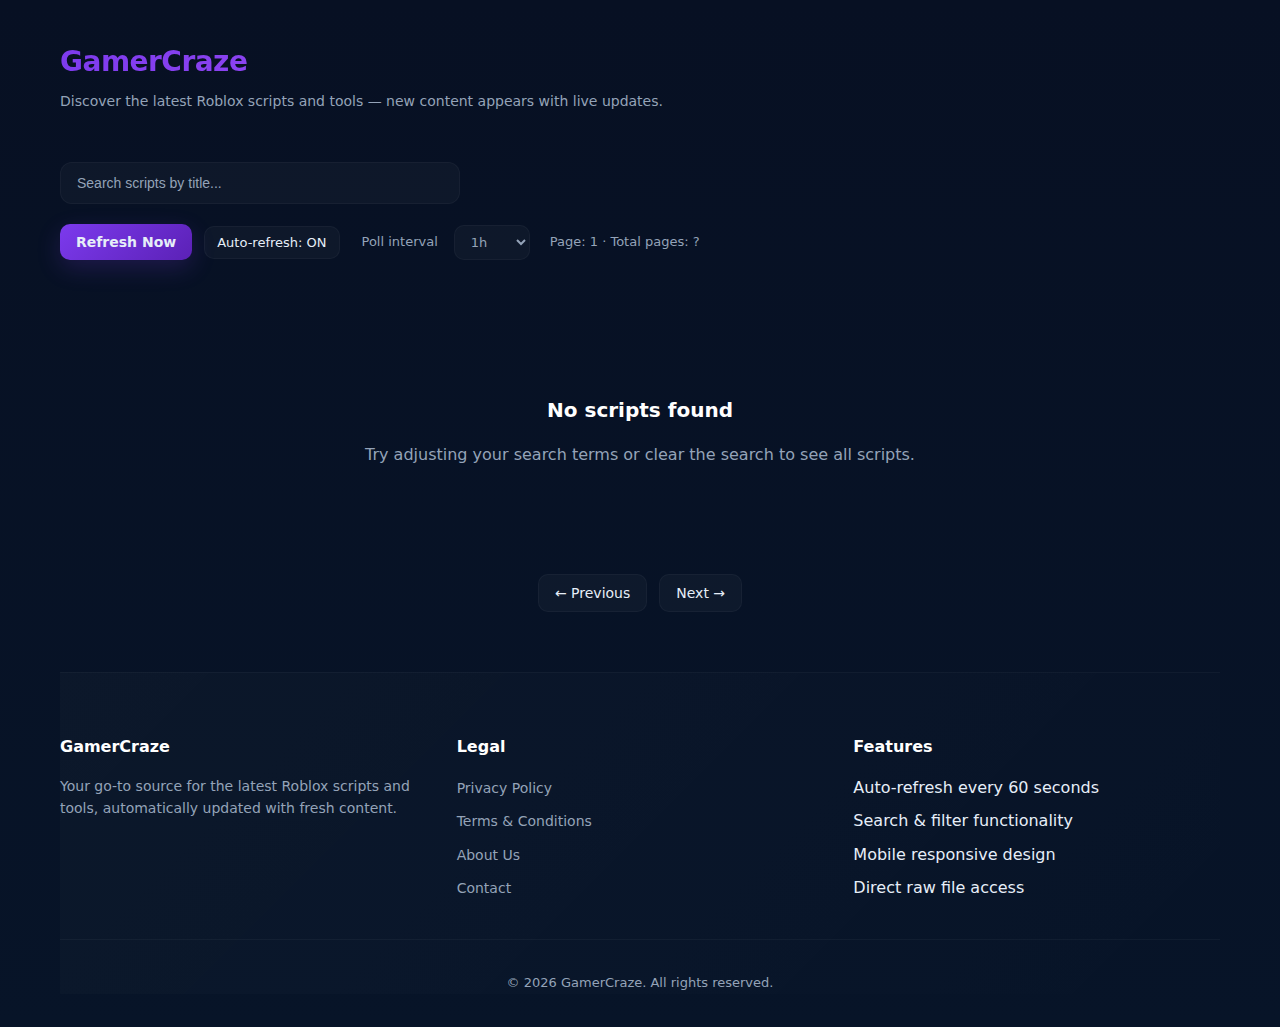
<file: index.html>
<!DOCTYPE html>
<html lang="en">
<head>
    <meta charset="UTF-8">
    <meta name="viewport" content="width=device-width, initial-scale=1.0">
    <title>GamerCraze - Latest Roblox Scripts & Tools</title>
    <meta name="description" content="Discover the latest Roblox scripts and tools. Browse, search, and download scripts with live updates every 60 seconds.">
    <meta name="keywords" content="roblox scripts, gamercraze, roblox tools, lua scripts, gaming scripts">
    <meta name="author" content="GamerCraze">
    <meta property="og:title" content="GamerCraze - Latest Roblox Scripts">
    <meta property="og:description" content="Discover the latest Roblox scripts and tools with live updates.">
    <meta property="og:type" content="website">
    <link rel="canonical" href="https://gamercraze.site/">
    <link rel="stylesheet" href="style.css">
</head>
<body>
    <!-- AdSense Top Banner - Hidden until ads are configured -->
    <!-- <div class="ad-banner ad-top">
        <div class="ad-placeholder">AdSense Banner - 728x90</div>
    </div> -->

    <main class="app" role="main">
        <header>
            <div>
                <h1>GamerCraze</h1>
                <p>Discover the latest Roblox scripts and tools — new content appears with live updates.</p>
            </div>
            <div class="header-right">
                <div class="badge" id="newCountBadge" style="display:none">0 new</div>
            </div>
        </header>

        <div class="search-section">
            <div class="search-container">
                <input type="text" id="searchInput" placeholder="Search scripts by title..." class="search-input">
                <button id="clearSearch" class="btn small" style="display:none">Clear</button>
            </div>
        </div>

        <div class="controls">
            <button class="btn primary" id="refreshBtn">
                <span class="btn-text">Refresh Now</span>
                <span class="loading-spinner" style="display:none"></span>
            </button>
            <button class="btn small" id="toggleAutorefresh">Auto-refresh: ON</button>

            <label class="interval-label">
                Poll interval
                <select id="intervalSelect" class="btn small interval-select">
                    <option value="900">15m</option>
                    <option value="1800">30m</option>
                    <option value="3600" selected>1h</option>
                    <option value="7200">2h</option>
                </select>
            </label>

            <div id="status">Page: <span id="currentPage">1</span> · Total pages: <span id="maxPages">?</span></div>
        </div>

        <!-- AdSense Mid Content - Hidden until ads are configured -->
        <!-- <div class="ad-banner ad-mid">
            <div class="ad-placeholder">AdSense Rectangle - 336x280</div>
        </div> -->

        <section class="scripts-section">
            <div id="scriptsGrid" class="grid"></div>
            <div id="noResults" class="no-results" style="display:none">
                <h3>No scripts found</h3>
                <p>Try adjusting your search terms or clear the search to see all scripts.</p>
            </div>
        </section>

        <div class="pagination">
            <button class="btn" id="prevPage">← Previous</button>
            <button class="btn" id="nextPage">Next →</button>
        </div>

        <!-- AdSense Bottom - Hidden until ads are configured -->
        <!-- <div class="ad-banner ad-bottom">
            <div class="ad-placeholder">AdSense Banner - 728x90</div>
        </div> -->

        <footer>
            <div class="footer-content">
                <div class="footer-section">
                    <h4>GamerCraze</h4>
                    <p>Your go-to source for the latest Roblox scripts and tools, automatically updated with fresh content.</p>
                </div>
                <div class="footer-section">
                    <h4>Legal</h4>
                    <ul>
                        <li><a href="privacy.html">Privacy Policy</a></li>
                        <li><a href="terms.html">Terms & Conditions</a></li>
                        <li><a href="about.html">About Us</a></li>
                        <li><a href="contact.html">Contact</a></li>
                    </ul>
                </div>
                <div class="footer-section">
                    <h4>Features</h4>
                    <ul>
                        <li>Auto-refresh every 60 seconds</li>
                        <li>Search & filter functionality</li>
                        <li>Mobile responsive design</li>
                        <li>Direct raw file access</li>
                    </ul>
                </div>
            </div>
            <div class="footer-bottom">
                <p>&copy; <span id="currentYear"></span> GamerCraze. All rights reserved.</p>
            </div>
        </footer>
    </main>

    <script src="script.js"></script>
</body>
</html>
</file>
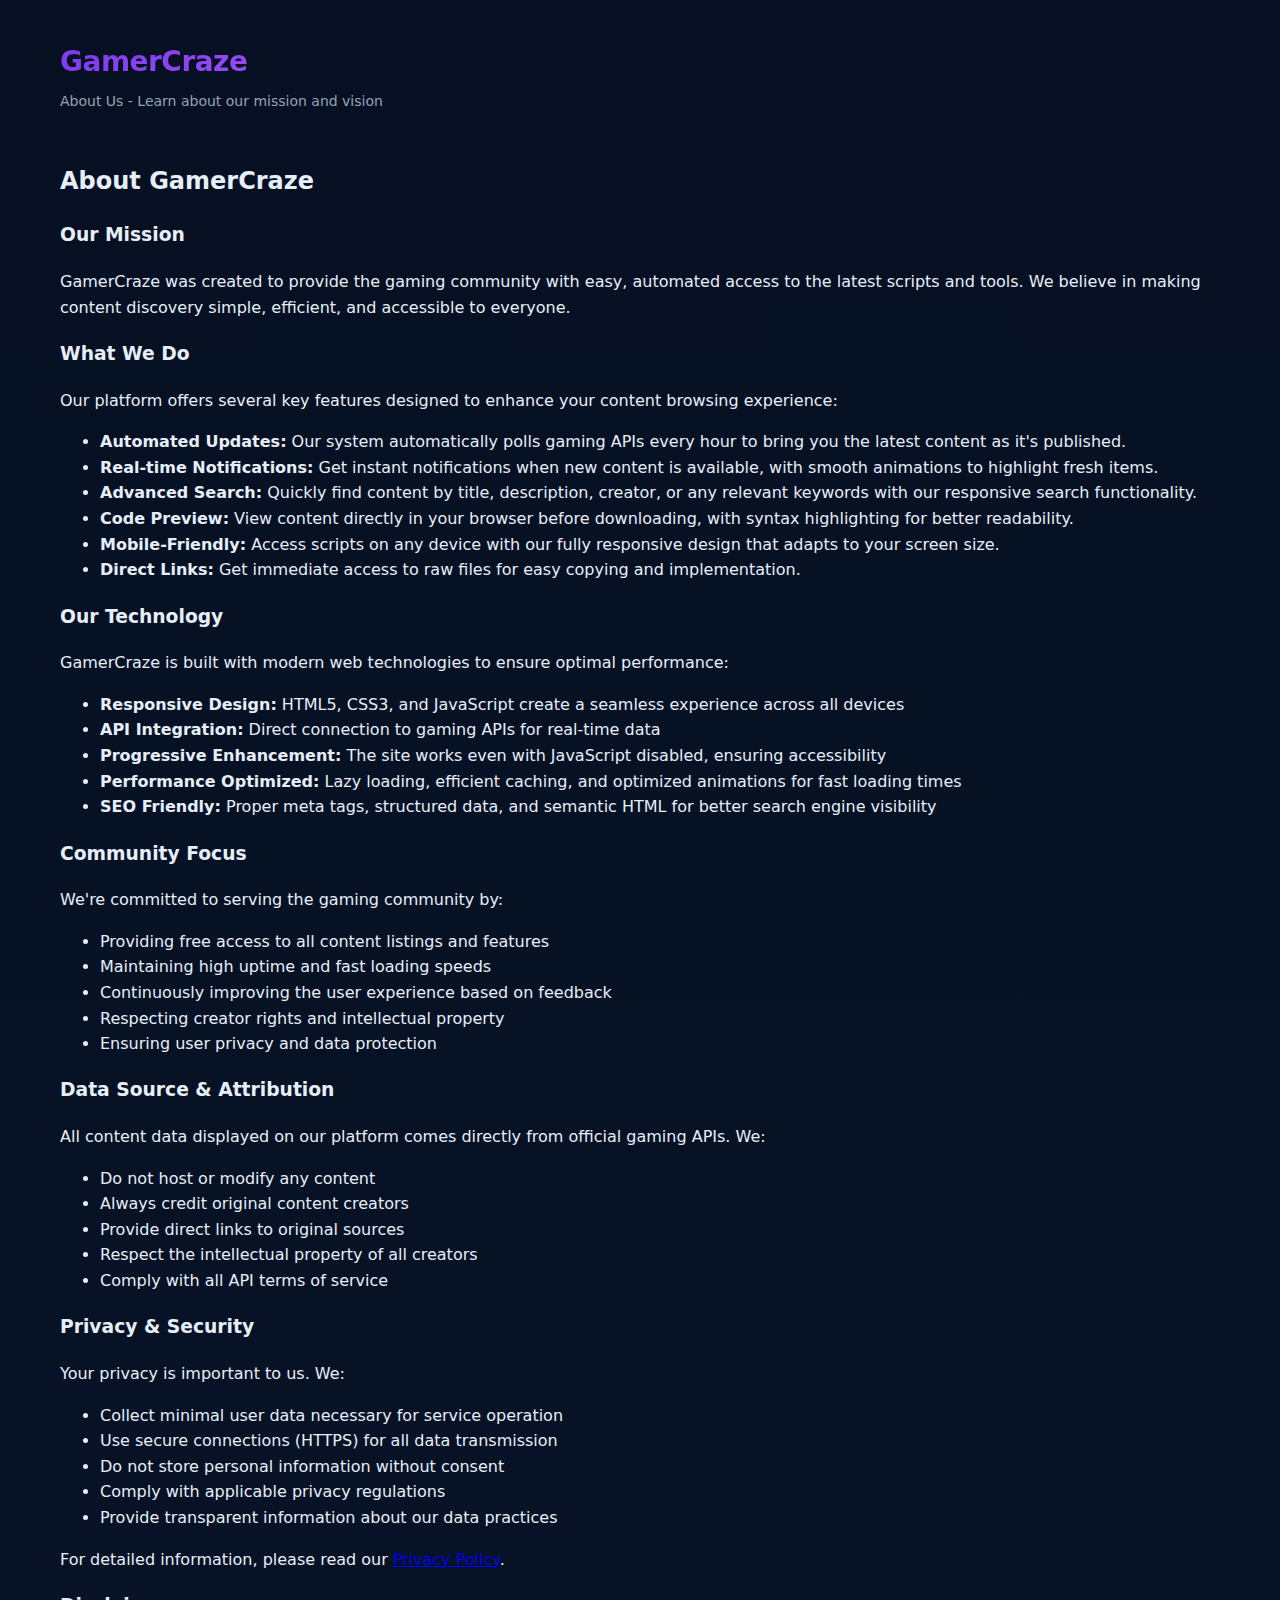
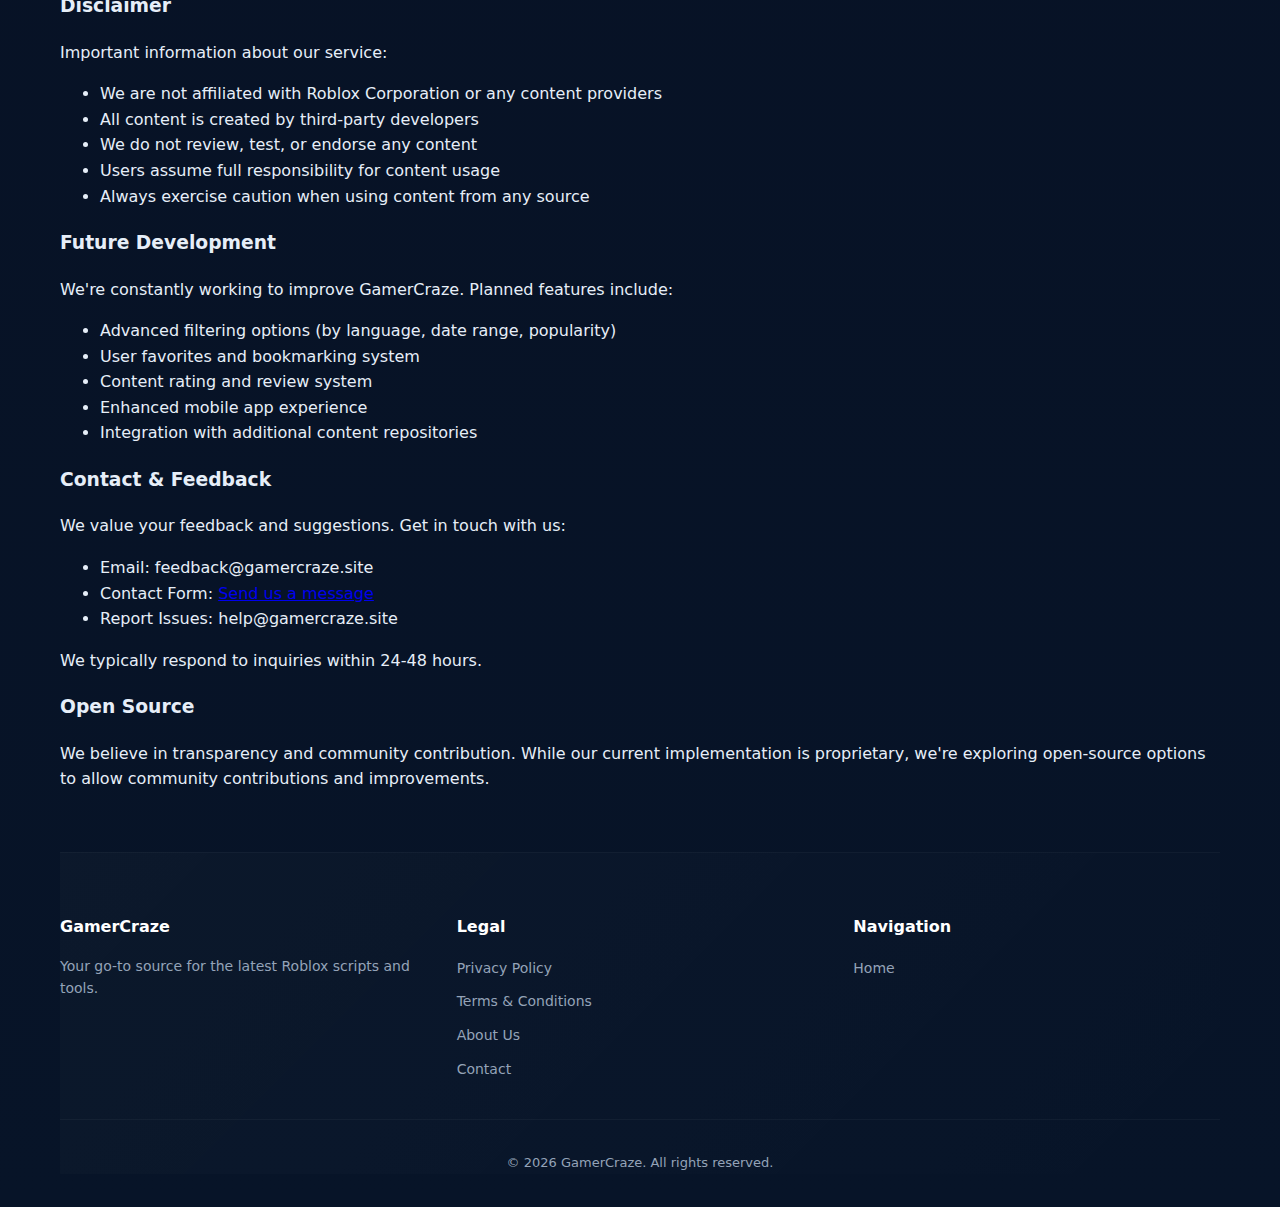
<file: about.html>
<!DOCTYPE html>
<html lang="en">
<head>
    <meta charset="UTF-8">
    <meta name="viewport" content="width=device-width, initial-scale=1.0">
    <title>About Us - GamerCraze</title>
    <meta name="description" content="Learn about GamerCraze - our mission to provide easy access to the latest Roblox scripts and tools through automated content discovery.">
    <meta name="robots" content="index, follow">
    <link rel="canonical" href="https://gamercraze.site/about.html">
    <link rel="stylesheet" href="style.css">
</head>
<body>
    <main class="app">
        <header>
            <div>
                <h1><a href="index.html" style="text-decoration:none;color:inherit;">GamerCraze</a></h1>
                <p>About Us - Learn about our mission and vision</p>
            </div>
        </header>

        <section class="legal-content">
            <div class="legal-container">
                <h2>About GamerCraze</h2>

                <div class="legal-section">
                    <h3>Our Mission</h3>
                    <p>GamerCraze was created to provide the gaming community with easy, automated access to the latest scripts and tools. We believe in making content discovery simple, efficient, and accessible to everyone.</p>
                </div>

                <div class="legal-section">
                    <h3>What We Do</h3>
                    <p>Our platform offers several key features designed to enhance your content browsing experience:</p>
                    <ul>
                        <li><strong>Automated Updates:</strong> Our system automatically polls gaming APIs every hour to bring you the latest content as it's published.</li>
                        <li><strong>Real-time Notifications:</strong> Get instant notifications when new content is available, with smooth animations to highlight fresh items.</li>
                        <li><strong>Advanced Search:</strong> Quickly find content by title, description, creator, or any relevant keywords with our responsive search functionality.</li>
                        <li><strong>Code Preview:</strong> View content directly in your browser before downloading, with syntax highlighting for better readability.</li>
                        <li><strong>Mobile-Friendly:</strong> Access scripts on any device with our fully responsive design that adapts to your screen size.</li>
                        <li><strong>Direct Links:</strong> Get immediate access to raw files for easy copying and implementation.</li>
                    </ul>
                </div>

                <div class="legal-section">
                    <h3>Our Technology</h3>
                    <p>GamerCraze is built with modern web technologies to ensure optimal performance:</p>
                    <ul>
                        <li><strong>Responsive Design:</strong> HTML5, CSS3, and JavaScript create a seamless experience across all devices</li>
                        <li><strong>API Integration:</strong> Direct connection to gaming APIs for real-time data</li>
                        <li><strong>Progressive Enhancement:</strong> The site works even with JavaScript disabled, ensuring accessibility</li>
                        <li><strong>Performance Optimized:</strong> Lazy loading, efficient caching, and optimized animations for fast loading times</li>
                        <li><strong>SEO Friendly:</strong> Proper meta tags, structured data, and semantic HTML for better search engine visibility</li>
                    </ul>
                </div>

                <div class="legal-section">
                    <h3>Community Focus</h3>
                    <p>We're committed to serving the gaming community by:</p>
                    <ul>
                        <li>Providing free access to all content listings and features</li>
                        <li>Maintaining high uptime and fast loading speeds</li>
                        <li>Continuously improving the user experience based on feedback</li>
                        <li>Respecting creator rights and intellectual property</li>
                        <li>Ensuring user privacy and data protection</li>
                    </ul>
                </div>

                <div class="legal-section">
                    <h3>Data Source & Attribution</h3>
                    <p>All content data displayed on our platform comes directly from official gaming APIs. We:</p>
                    <ul>
                        <li>Do not host or modify any content</li>
                        <li>Always credit original content creators</li>
                        <li>Provide direct links to original sources</li>
                        <li>Respect the intellectual property of all creators</li>
                        <li>Comply with all API terms of service</li>
                    </ul>
                </div>

                <div class="legal-section">
                    <h3>Privacy & Security</h3>
                    <p>Your privacy is important to us. We:</p>
                    <ul>
                        <li>Collect minimal user data necessary for service operation</li>
                        <li>Use secure connections (HTTPS) for all data transmission</li>
                        <li>Do not store personal information without consent</li>
                        <li>Comply with applicable privacy regulations</li>
                        <li>Provide transparent information about our data practices</li>
                    </ul>
                    <p>For detailed information, please read our <a href="privacy.html">Privacy Policy</a>.</p>
                </div>

                <div class="legal-section">
                    <h3>Disclaimer</h3>
                    <p>Important information about our service:</p>
                    <ul>
                        <li>We are not affiliated with Roblox Corporation or any content providers</li>
                        <li>All content is created by third-party developers</li>
                        <li>We do not review, test, or endorse any content</li>
                        <li>Users assume full responsibility for content usage</li>
                        <li>Always exercise caution when using content from any source</li>
                    </ul>
                </div>

                <div class="legal-section">
                    <h3>Future Development</h3>
                    <p>We're constantly working to improve GamerCraze. Planned features include:</p>
                    <ul>
                        <li>Advanced filtering options (by language, date range, popularity)</li>
                        <li>User favorites and bookmarking system</li>
                        <li>Content rating and review system</li>
                        <li>Enhanced mobile app experience</li>
                        <li>Integration with additional content repositories</li>
                    </ul>
                </div>

                <div class="legal-section">
                    <h3>Contact & Feedback</h3>
                    <p>We value your feedback and suggestions. Get in touch with us:</p>
                    <ul>
                        <li>Email: feedback@gamercraze.site</li>
                        <li>Contact Form: <a href="contact.html">Send us a message</a></li>
                        <li>Report Issues: help@gamercraze.site</li>
                    </ul>
                    <p>We typically respond to inquiries within 24-48 hours.</p>
                </div>

                <div class="legal-section">
                    <h3>Open Source</h3>
                    <p>We believe in transparency and community contribution. While our current implementation is proprietary, we're exploring open-source options to allow community contributions and improvements.</p>
                </div>
            </div>
        </section>

        <footer>
            <div class="footer-content">
                <div class="footer-section">
                    <h4>GamerCraze</h4>
                    <p>Your go-to source for the latest Roblox scripts and tools.</p>
                </div>
                <div class="footer-section">
                    <h4>Legal</h4>
                    <ul>
                        <li><a href="privacy.html">Privacy Policy</a></li>
                        <li><a href="terms.html">Terms & Conditions</a></li>
                        <li><a href="about.html" class="active">About Us</a></li>
                        <li><a href="contact.html">Contact</a></li>
                    </ul>
                </div>
                <div class="footer-section">
                    <h4>Navigation</h4>
                    <ul>
                        <li><a href="index.html">Home</a></li>
                    </ul>
                </div>
            </div>
            <div class="footer-bottom">
                <p>&copy; <span class="current-year"></span> GamerCraze. All rights reserved.</p>
            </div>
        </footer>
    </main>

    <script>
        document.querySelector('.current-year').textContent = new Date().getFullYear();
    </script>
</body>
</html>
</file>
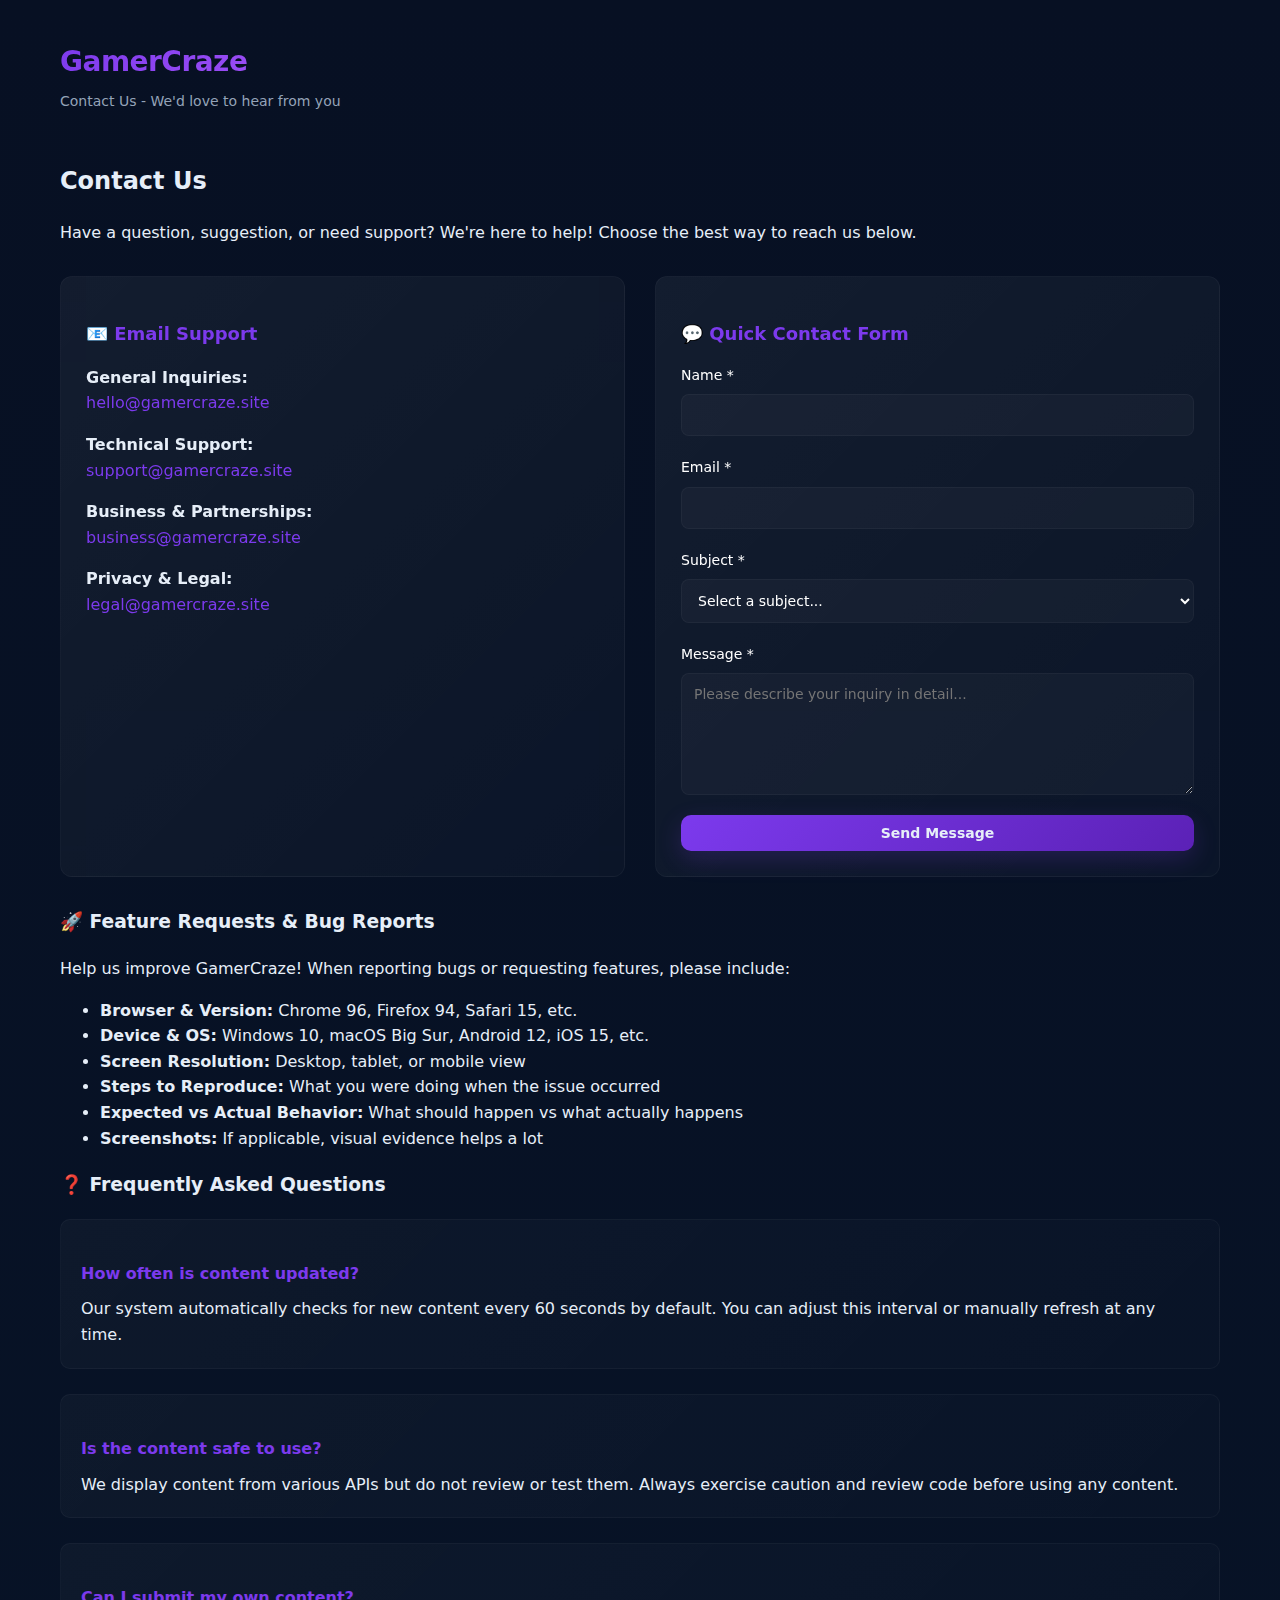
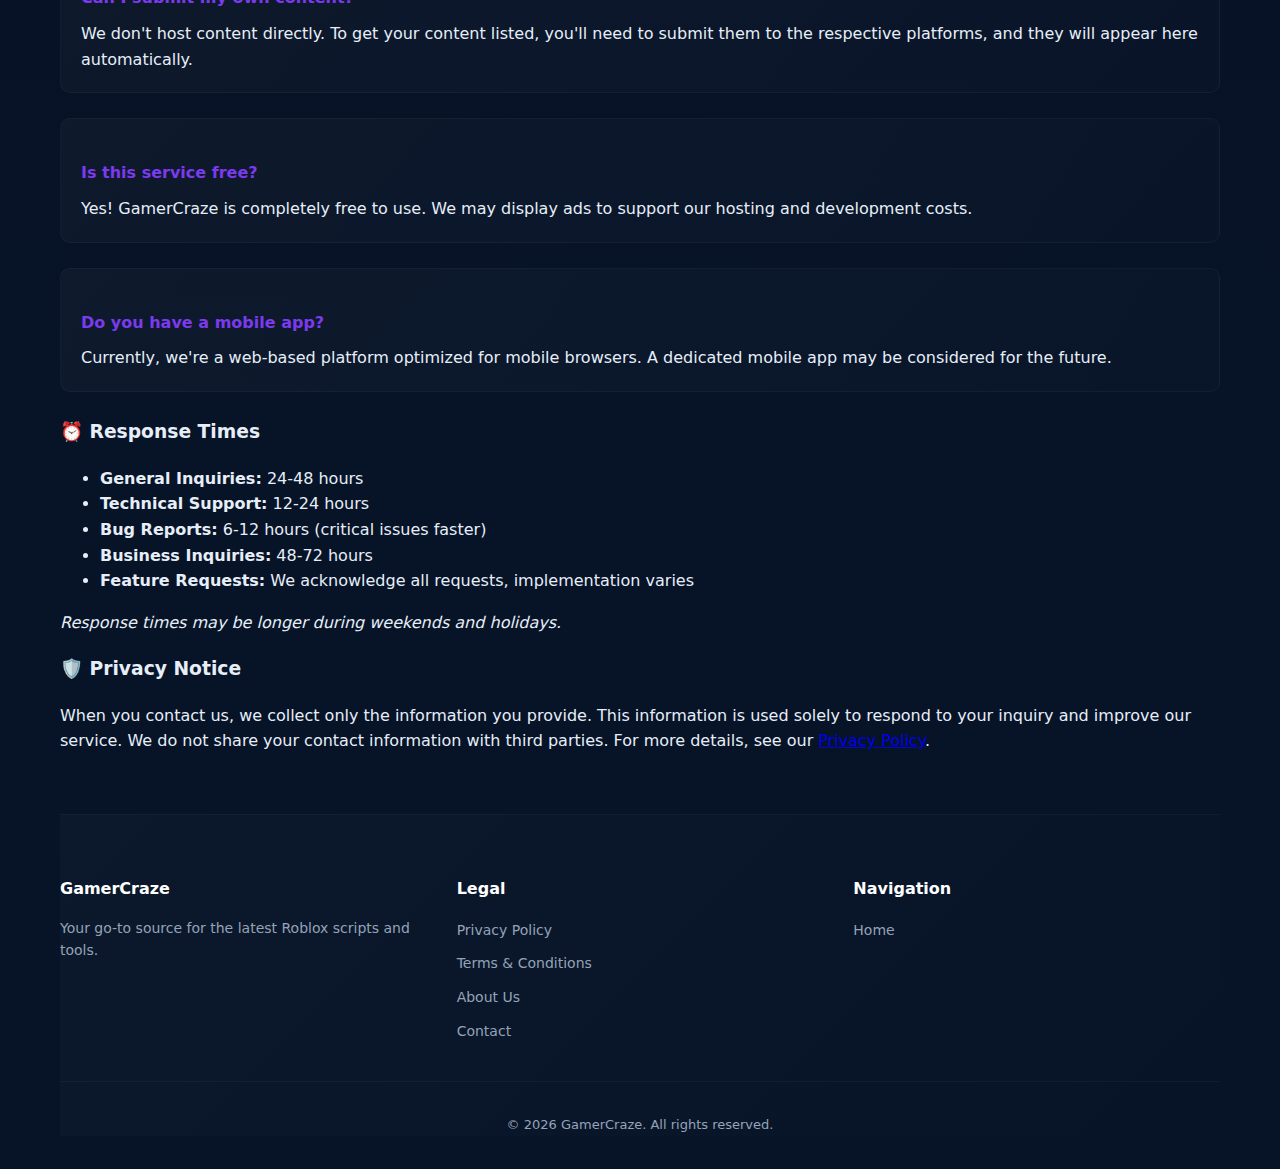
<file: contact.html>
<!DOCTYPE html>
<html lang="en">
<head>
    <meta charset="UTF-8">
    <meta name="viewport" content="width=device-width, initial-scale=1.0">
    <title>Contact Us - GamerCraze</title>
    <meta name="description" content="Contact GamerCraze team. Get in touch for support, feedback, suggestions, or business inquiries.">
    <meta name="robots" content="index, follow">
    <link rel="canonical" href="https://gamercraze.site/contact.html">
    <link rel="stylesheet" href="style.css">
</head>
<body>
    <main class="app">
        <header>
            <div>
                <h1><a href="index.html" style="text-decoration:none;color:inherit;">GamerCraze</a></h1>
                <p>Contact Us - We'd love to hear from you</p>
            </div>
        </header>

        <section class="legal-content">
            <div class="legal-container">
                <h2>Contact Us</h2>
                <p>Have a question, suggestion, or need support? We're here to help! Choose the best way to reach us below.</p>

                <div class="contact-grid">
                    <div class="contact-method">
                        <h3>📧 Email Support</h3>
                        <p><strong>General Inquiries:</strong><br>
                        <a href="mailto:hello@gamercraze.site">hello@gamercraze.site</a></p>
                        
                        <p><strong>Technical Support:</strong><br>
                        <a href="mailto:support@gamercraze.site">support@gamercraze.site</a></p>
                        
                        <p><strong>Business & Partnerships:</strong><br>
                        <a href="mailto:business@gamercraze.site">business@gamercraze.site</a></p>
                        
                        <p><strong>Privacy & Legal:</strong><br>
                        <a href="mailto:legal@gamercraze.site">legal@gamercraze.site</a></p>
                    </div>

                    <div class="contact-method">
                        <h3>💬 Quick Contact Form</h3>
                        <form id="contactForm" class="contact-form">
                            <div class="form-group">
                                <label for="name">Name *</label>
                                <input type="text" id="name" name="name" required>
                            </div>
                            
                            <div class="form-group">
                                <label for="email">Email *</label>
                                <input type="email" id="email" name="email" required>
                            </div>
                            
                            <div class="form-group">
                                <label for="subject">Subject *</label>
                                <select id="subject" name="subject" required>
                                    <option value="">Select a subject...</option>
                                    <option value="general">General Question</option>
                                    <option value="bug">Bug Report</option>
                                    <option value="feature">Feature Request</option>
                                    <option value="technical">Technical Support</option>
                                    <option value="business">Business Inquiry</option>
                                    <option value="feedback">Feedback</option>
                                    <option value="other">Other</option>
                                </select>
                            </div>
                            
                            <div class="form-group">
                                <label for="message">Message *</label>
                                <textarea id="message" name="message" rows="6" required placeholder="Please describe your inquiry in detail..."></textarea>
                            </div>
                            
                            <button type="submit" class="btn primary">Send Message</button>
                        </form>
                    </div>
                </div>

                <div class="legal-section">
                    <h3>🚀 Feature Requests & Bug Reports</h3>
                    <p>Help us improve GamerCraze! When reporting bugs or requesting features, please include:</p>
                    <ul>
                        <li><strong>Browser & Version:</strong> Chrome 96, Firefox 94, Safari 15, etc.</li>
                        <li><strong>Device & OS:</strong> Windows 10, macOS Big Sur, Android 12, iOS 15, etc.</li>
                        <li><strong>Screen Resolution:</strong> Desktop, tablet, or mobile view</li>
                        <li><strong>Steps to Reproduce:</strong> What you were doing when the issue occurred</li>
                        <li><strong>Expected vs Actual Behavior:</strong> What should happen vs what actually happens</li>
                        <li><strong>Screenshots:</strong> If applicable, visual evidence helps a lot</li>
                    </ul>
                </div>

                <div class="legal-section">
                    <h3>❓ Frequently Asked Questions</h3>
                    <div class="faq-item">
                        <h4>How often is content updated?</h4>
                        <p>Our system automatically checks for new content every 60 seconds by default. You can adjust this interval or manually refresh at any time.</p>
                    </div>
                    
                    <div class="faq-item">
                        <h4>Is the content safe to use?</h4>
                        <p>We display content from various APIs but do not review or test them. Always exercise caution and review code before using any content.</p>
                    </div>
                    
                    <div class="faq-item">
                        <h4>Can I submit my own content?</h4>
                        <p>We don't host content directly. To get your content listed, you'll need to submit them to the respective platforms, and they will appear here automatically.</p>
                    </div>
                    
                    <div class="faq-item">
                        <h4>Is this service free?</h4>
                        <p>Yes! GamerCraze is completely free to use. We may display ads to support our hosting and development costs.</p>
                    </div>
                    
                    <div class="faq-item">
                        <h4>Do you have a mobile app?</h4>
                        <p>Currently, we're a web-based platform optimized for mobile browsers. A dedicated mobile app may be considered for the future.</p>
                    </div>
                </div>

                <div class="legal-section">
                    <h3>⏰ Response Times</h3>
                    <ul>
                        <li><strong>General Inquiries:</strong> 24-48 hours</li>
                        <li><strong>Technical Support:</strong> 12-24 hours</li>
                        <li><strong>Bug Reports:</strong> 6-12 hours (critical issues faster)</li>
                        <li><strong>Business Inquiries:</strong> 48-72 hours</li>
                        <li><strong>Feature Requests:</strong> We acknowledge all requests, implementation varies</li>
                    </ul>
                    <p><em>Response times may be longer during weekends and holidays.</em></p>
                </div>

                <div class="legal-section">
                    <h3>🛡️ Privacy Notice</h3>
                    <p>When you contact us, we collect only the information you provide. This information is used solely to respond to your inquiry and improve our service. We do not share your contact information with third parties. For more details, see our <a href="privacy.html">Privacy Policy</a>.</p>
                </div>
            </div>
        </section>

        <footer>
            <div class="footer-content">
                <div class="footer-section">
                    <h4>GamerCraze</h4>
                    <p>Your go-to source for the latest Roblox scripts and tools.</p>
                </div>
                <div class="footer-section">
                    <h4>Legal</h4>
                    <ul>
                        <li><a href="privacy.html">Privacy Policy</a></li>
                        <li><a href="terms.html">Terms & Conditions</a></li>
                        <li><a href="about.html">About Us</a></li>
                        <li><a href="contact.html" class="active">Contact</a></li>
                    </ul>
                </div>
                <div class="footer-section">
                    <h4>Navigation</h4>
                    <ul>
                        <li><a href="index.html">Home</a></li>
                    </ul>
                </div>
            </div>
            <div class="footer-bottom">
                <p>&copy; <span class="current-year"></span> GamerCraze. All rights reserved.</p>
            </div>
        </footer>
    </main>

    <script>
        document.querySelector('.current-year').textContent = new Date().getFullYear();
        
        // Contact form handling
        document.getElementById('contactForm').addEventListener('submit', function(e) {
            e.preventDefault();
            
            // Get form data
            const formData = new FormData(this);
            const data = Object.fromEntries(formData);
            
            // Simulate form submission
            const button = this.querySelector('button[type="submit"]');
            const originalText = button.textContent;
            
            button.textContent = 'Sending...';
            button.disabled = true;
            
            // Simulate API call delay
            setTimeout(() => {
                alert('Thank you for your message! We\'ll get back to you within 24-48 hours.');
                this.reset();
                button.textContent = originalText;
                button.disabled = false;
            }, 2000);
        });
    </script>

    <style>
        .contact-grid {
            display: grid;
            grid-template-columns: 1fr 1fr;
            gap: 30px;
            margin: 30px 0;
        }

        @media (max-width: 768px) {
            .contact-grid {
                grid-template-columns: 1fr;
                gap: 20px;
            }
        }

        .contact-method {
            background: linear-gradient(135deg, rgba(255, 255, 255, 0.05), rgba(255, 255, 255, 0.02));
            border: 1px solid var(--glass-border);
            border-radius: 12px;
            padding: 25px;
            backdrop-filter: blur(10px);
        }

        .contact-method h3 {
            color: var(--accent);
            margin-bottom: 15px;
            font-size: 18px;
        }

        .contact-method p {
            margin-bottom: 15px;
            line-height: 1.6;
        }

        .contact-method a {
            color: var(--accent);
            text-decoration: none;
        }

        .contact-method a:hover {
            text-decoration: underline;
        }

        .contact-form {
            display: flex;
            flex-direction: column;
            gap: 20px;
        }

        .form-group {
            display: flex;
            flex-direction: column;
            gap: 8px;
        }

        .form-group label {
            font-weight: 500;
            color: #ffffff;
            font-size: 14px;
        }

        .form-group input,
        .form-group select,
        .form-group textarea {
            background: var(--glass);
            border: 1px solid var(--glass-border);
            border-radius: 8px;
            padding: 12px;
            color: #ffffff;
            font-family: inherit;
            font-size: 14px;
            transition: border-color 0.3s ease;
        }

        .form-group input:focus,
        .form-group select:focus,
        .form-group textarea:focus {
            outline: none;
            border-color: var(--accent);
        }

        .form-group textarea {
            resize: vertical;
            min-height: 100px;
        }

        .faq-item {
            margin-bottom: 25px;
            padding: 20px;
            background: linear-gradient(135deg, rgba(255, 255, 255, 0.03), rgba(255, 255, 255, 0.01));
            border: 1px solid var(--glass-border);
            border-radius: 10px;
        }

        .faq-item h4 {
            color: var(--accent);
            margin-bottom: 10px;
            font-size: 16px;
        }

        .faq-item p {
            margin: 0;
            line-height: 1.6;
        }
    </style>
</body>
</html>
</file>
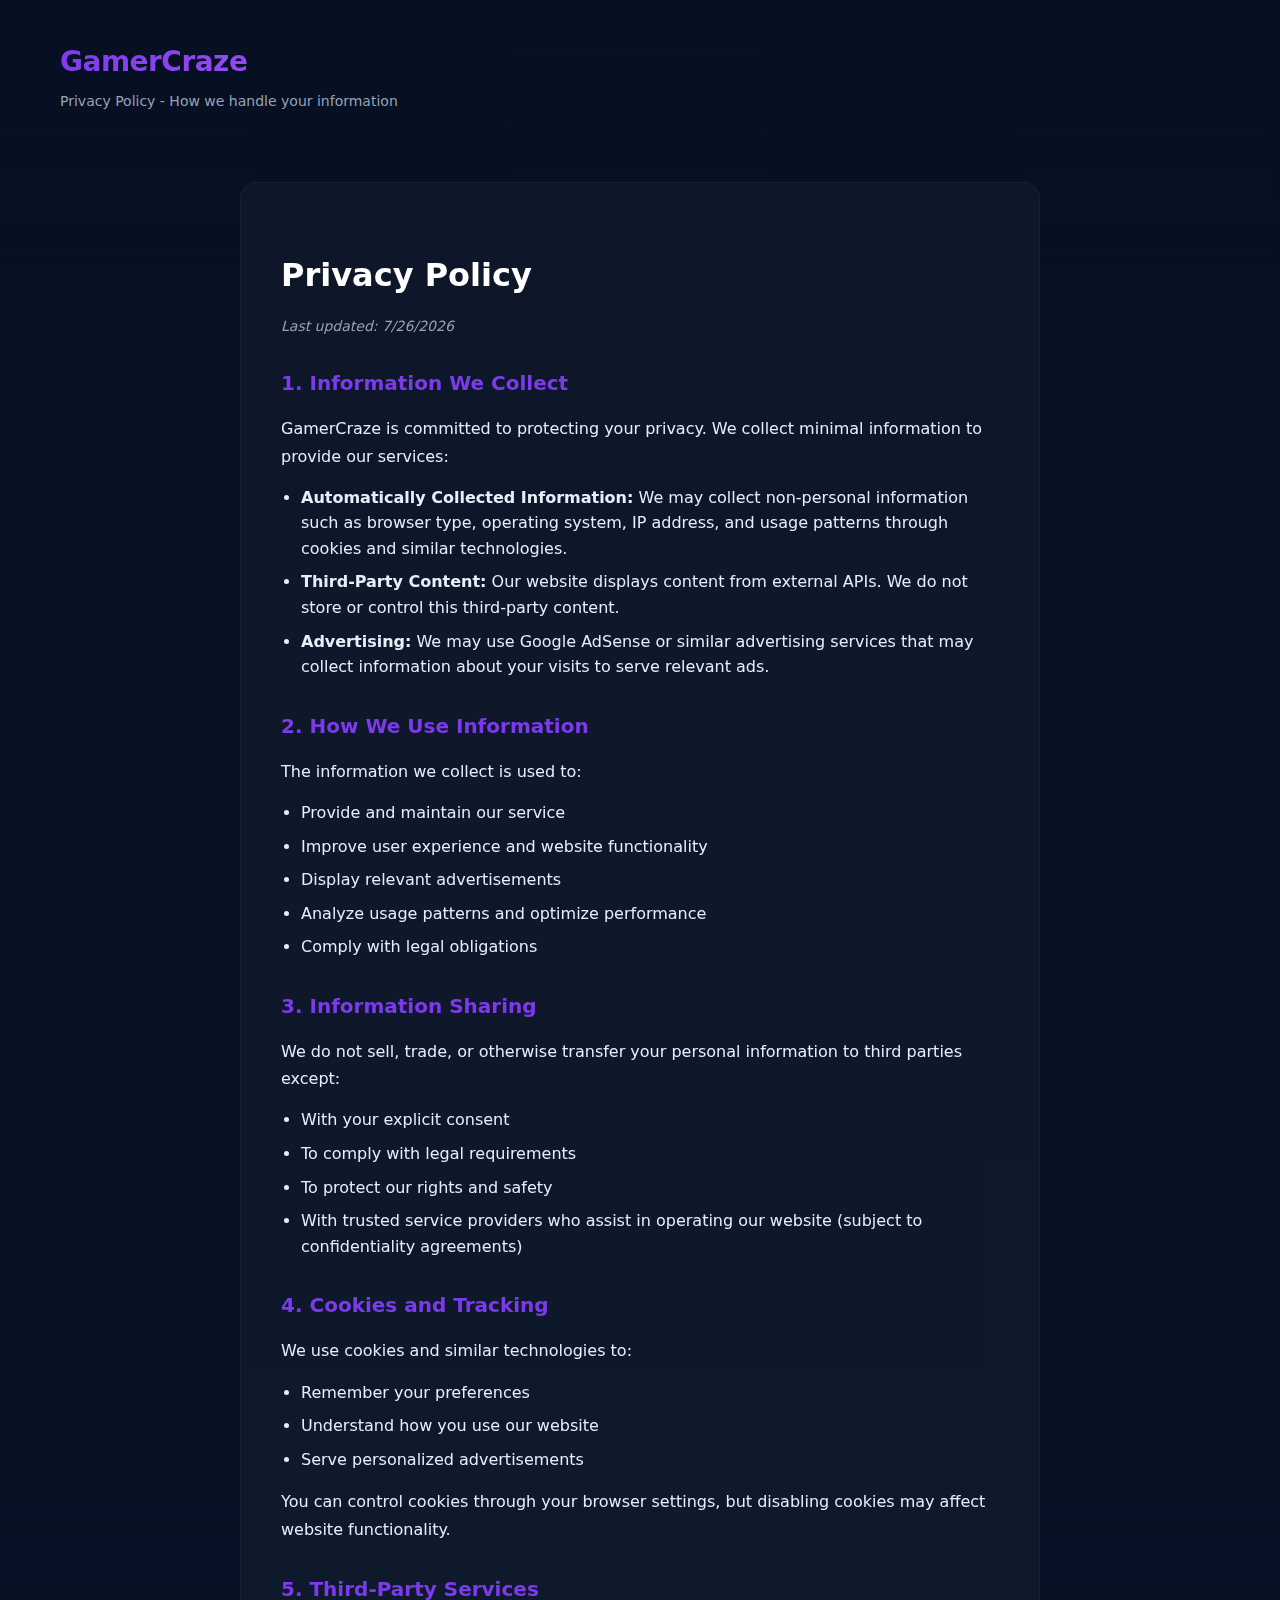
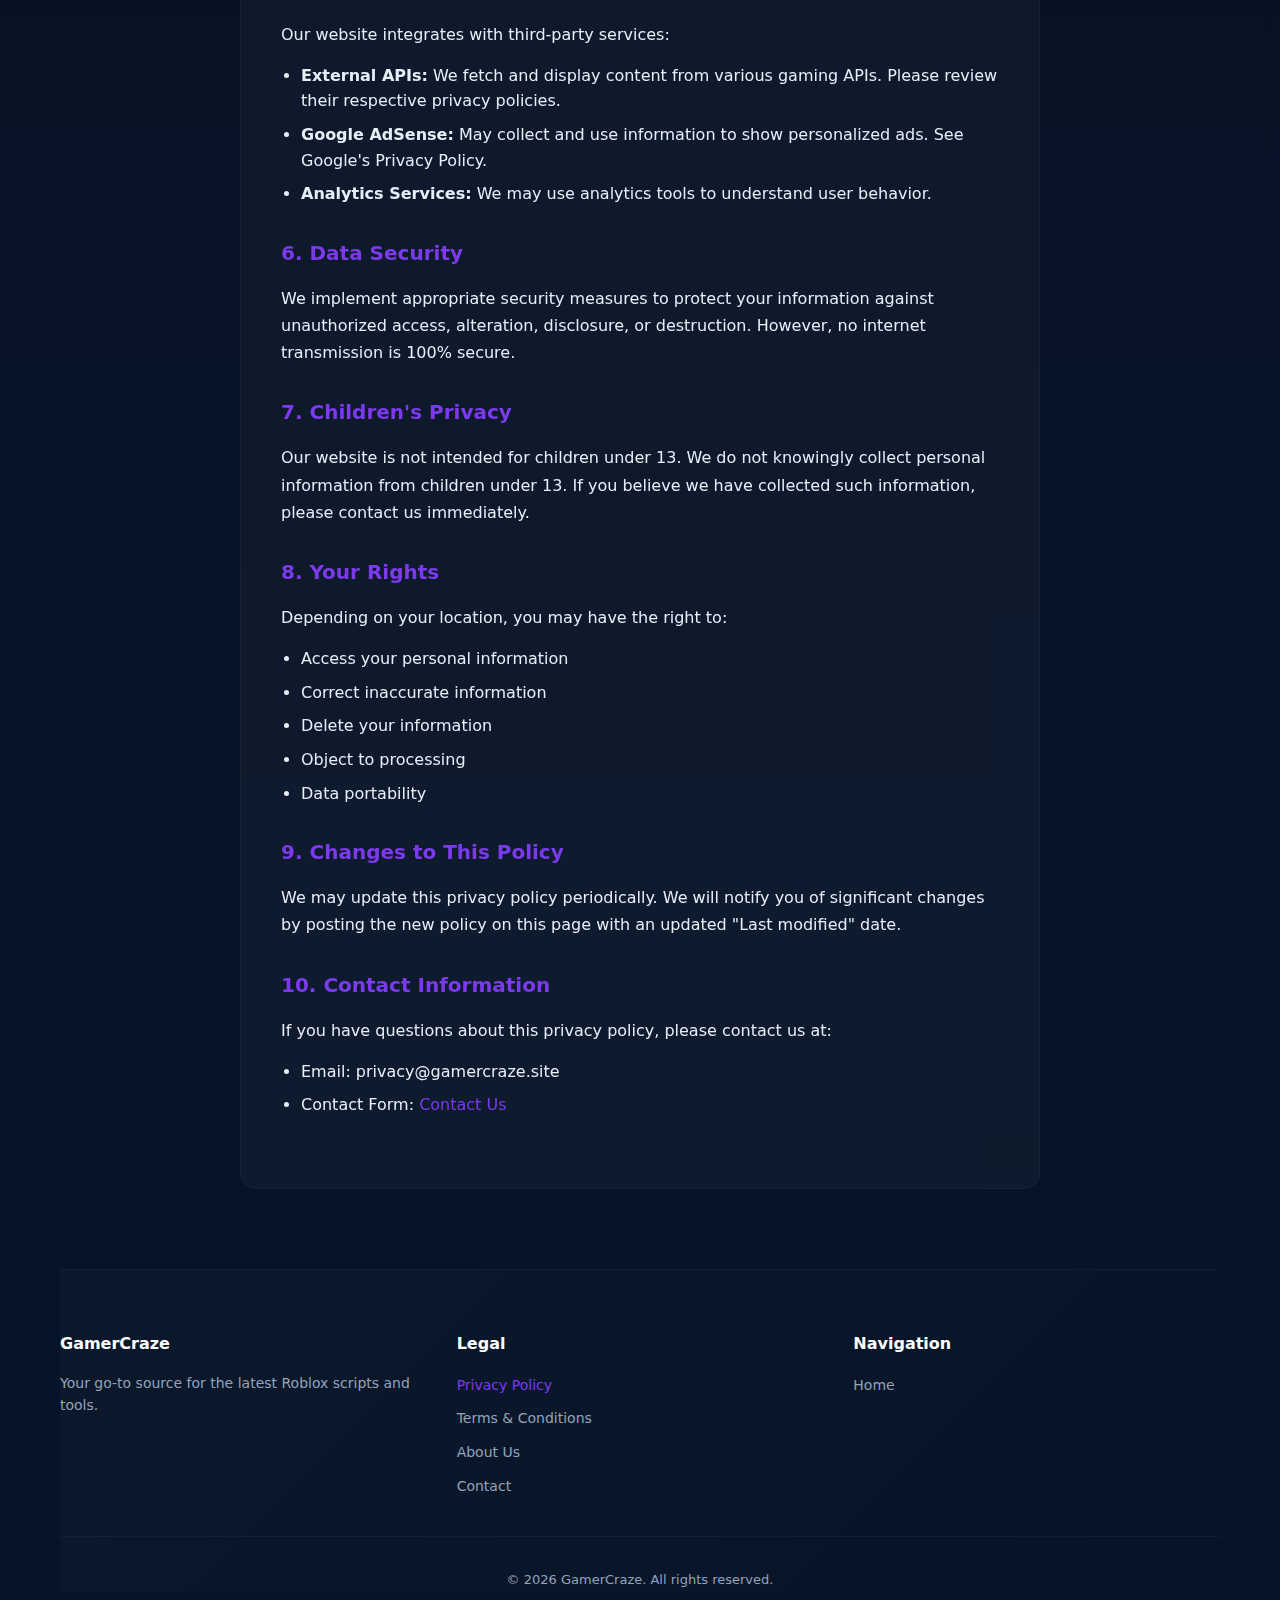
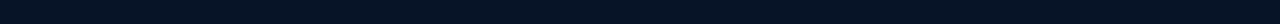
<file: privacy.html>
<!DOCTYPE html>
<html lang="en">
<head>
    <meta charset="UTF-8">
    <meta name="viewport" content="width=device-width, initial-scale=1.0">
    <title>Privacy Policy - GamerCraze</title>
    <meta name="description" content="Privacy Policy for GamerCraze. Learn how we collect, use, and protect your personal information.">
    <meta name="robots" content="index, follow">
    <link rel="canonical" href="https://gamercraze.site/privacy.html">
    <link rel="stylesheet" href="style.css">
</head>
<body>
    <main class="app">
        <header>
            <div>
                <h1><a href="index.html" style="text-decoration:none;color:inherit;">GamerCraze</a></h1>
                <p>Privacy Policy - How we handle your information</p>
            </div>
        </header>

        <section class="legal-content">
            <div class="legal-container">
                <h2>Privacy Policy</h2>
                <p class="last-updated">Last updated: <span id="currentDate"></span></p>

                <div class="legal-section">
                    <h3>1. Information We Collect</h3>
                    <p>GamerCraze is committed to protecting your privacy. We collect minimal information to provide our services:</p>
                    <ul>
                        <li><strong>Automatically Collected Information:</strong> We may collect non-personal information such as browser type, operating system, IP address, and usage patterns through cookies and similar technologies.</li>
                        <li><strong>Third-Party Content:</strong> Our website displays content from external APIs. We do not store or control this third-party content.</li>
                        <li><strong>Advertising:</strong> We may use Google AdSense or similar advertising services that may collect information about your visits to serve relevant ads.</li>
                    </ul>
                </div>

                <div class="legal-section">
                    <h3>2. How We Use Information</h3>
                    <p>The information we collect is used to:</p>
                    <ul>
                        <li>Provide and maintain our service</li>
                        <li>Improve user experience and website functionality</li>
                        <li>Display relevant advertisements</li>
                        <li>Analyze usage patterns and optimize performance</li>
                        <li>Comply with legal obligations</li>
                    </ul>
                </div>

                <div class="legal-section">
                    <h3>3. Information Sharing</h3>
                    <p>We do not sell, trade, or otherwise transfer your personal information to third parties except:</p>
                    <ul>
                        <li>With your explicit consent</li>
                        <li>To comply with legal requirements</li>
                        <li>To protect our rights and safety</li>
                        <li>With trusted service providers who assist in operating our website (subject to confidentiality agreements)</li>
                    </ul>
                </div>

                <div class="legal-section">
                    <h3>4. Cookies and Tracking</h3>
                    <p>We use cookies and similar technologies to:</p>
                    <ul>
                        <li>Remember your preferences</li>
                        <li>Understand how you use our website</li>
                        <li>Serve personalized advertisements</li>
                    </ul>
                    <p>You can control cookies through your browser settings, but disabling cookies may affect website functionality.</p>
                </div>

                <div class="legal-section">
                    <h3>5. Third-Party Services</h3>
                    <p>Our website integrates with third-party services:</p>
                    <ul>
                        <li><strong>External APIs:</strong> We fetch and display content from various gaming APIs. Please review their respective privacy policies.</li>
                        <li><strong>Google AdSense:</strong> May collect and use information to show personalized ads. See Google's Privacy Policy.</li>
                        <li><strong>Analytics Services:</strong> We may use analytics tools to understand user behavior.</li>
                    </ul>
                </div>

                <div class="legal-section">
                    <h3>6. Data Security</h3>
                    <p>We implement appropriate security measures to protect your information against unauthorized access, alteration, disclosure, or destruction. However, no internet transmission is 100% secure.</p>
                </div>

                <div class="legal-section">
                    <h3>7. Children's Privacy</h3>
                    <p>Our website is not intended for children under 13. We do not knowingly collect personal information from children under 13. If you believe we have collected such information, please contact us immediately.</p>
                </div>

                <div class="legal-section">
                    <h3>8. Your Rights</h3>
                    <p>Depending on your location, you may have the right to:</p>
                    <ul>
                        <li>Access your personal information</li>
                        <li>Correct inaccurate information</li>
                        <li>Delete your information</li>
                        <li>Object to processing</li>
                        <li>Data portability</li>
                    </ul>
                </div>

                <div class="legal-section">
                    <h3>9. Changes to This Policy</h3>
                    <p>We may update this privacy policy periodically. We will notify you of significant changes by posting the new policy on this page with an updated "Last modified" date.</p>
                </div>

                <div class="legal-section">
                    <h3>10. Contact Information</h3>
                    <p>If you have questions about this privacy policy, please contact us at:</p>
                    <ul>
                        <li>Email: privacy@gamercraze.site</li>
                        <li>Contact Form: <a href="contact.html">Contact Us</a></li>
                    </ul>
                </div>
            </div>
        </section>

        <footer>
            <div class="footer-content">
                <div class="footer-section">
                    <h4>GamerCraze</h4>
                    <p>Your go-to source for the latest Roblox scripts and tools.</p>
                </div>
                <div class="footer-section">
                    <h4>Legal</h4>
                    <ul>
                        <li><a href="privacy.html" class="active">Privacy Policy</a></li>
                        <li><a href="terms.html">Terms & Conditions</a></li>
                        <li><a href="about.html">About Us</a></li>
                        <li><a href="contact.html">Contact</a></li>
                    </ul>
                </div>
                <div class="footer-section">
                    <h4>Navigation</h4>
                    <ul>
                        <li><a href="index.html">Home</a></li>
                    </ul>
                </div>
            </div>
            <div class="footer-bottom">
                <p>&copy; <span class="current-year"></span> GamerCraze. All rights reserved.</p>
            </div>
        </footer>
    </main>

    <script>
        // Set current date and year
        document.getElementById('currentDate').textContent = new Date().toLocaleDateString();
        document.querySelector('.current-year').textContent = new Date().getFullYear();
    </script>

    <style>
        .legal-content {
            max-width: 800px;
            margin: 0 auto;
            padding: 20px 0;
        }

        .legal-container {
            background: var(--glass);
            border: 1px solid var(--glass-border);
            border-radius: 16px;
            padding: 40px;
            backdrop-filter: blur(20px);
        }

        .legal-container h2 {
            color: #ffffff;
            font-size: 32px;
            margin-bottom: 10px;
            font-weight: 700;
        }

        .last-updated {
            color: var(--muted);
            font-size: 14px;
            margin-bottom: 30px;
            font-style: italic;
        }

        .legal-section {
            margin-bottom: 30px;
        }

        .legal-section h3 {
            color: var(--accent);
            font-size: 20px;
            margin-bottom: 15px;
            font-weight: 600;
        }

        .legal-section p {
            line-height: 1.7;
            margin-bottom: 15px;
            color: #e6eef8;
        }

        .legal-section ul {
            margin: 15px 0;
            padding-left: 20px;
        }

        .legal-section li {
            margin-bottom: 8px;
            line-height: 1.6;
            color: #e6eef8;
        }

        .legal-section a {
            color: var(--accent);
            text-decoration: none;
        }

        .legal-section a:hover {
            text-decoration: underline;
        }

        .active {
            color: var(--accent) !important;
        }

        @media (max-width: 768px) {
            .legal-container {
                padding: 30px 20px;
            }

            .legal-container h2 {
                font-size: 28px;
            }

            .legal-section h3 {
                font-size: 18px;
            }
        }
    </style>
</body>
</html>
</file>
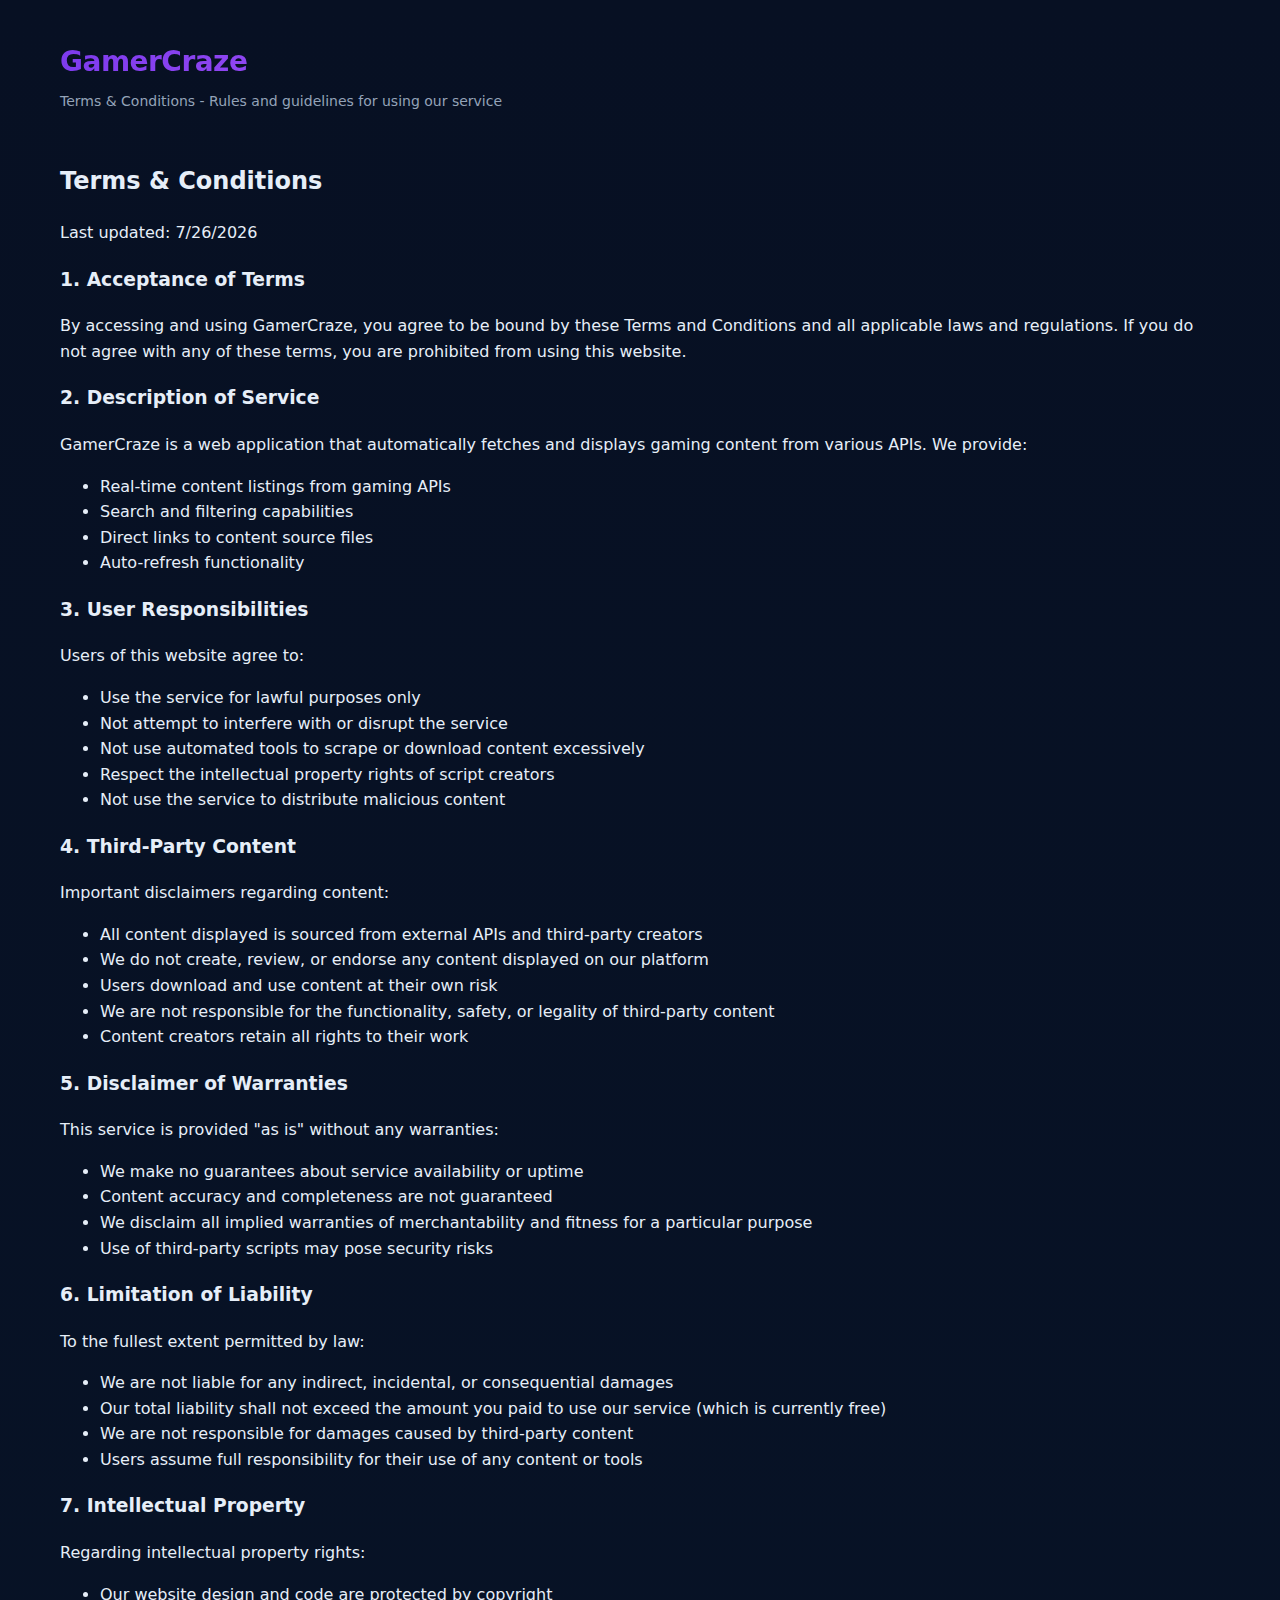
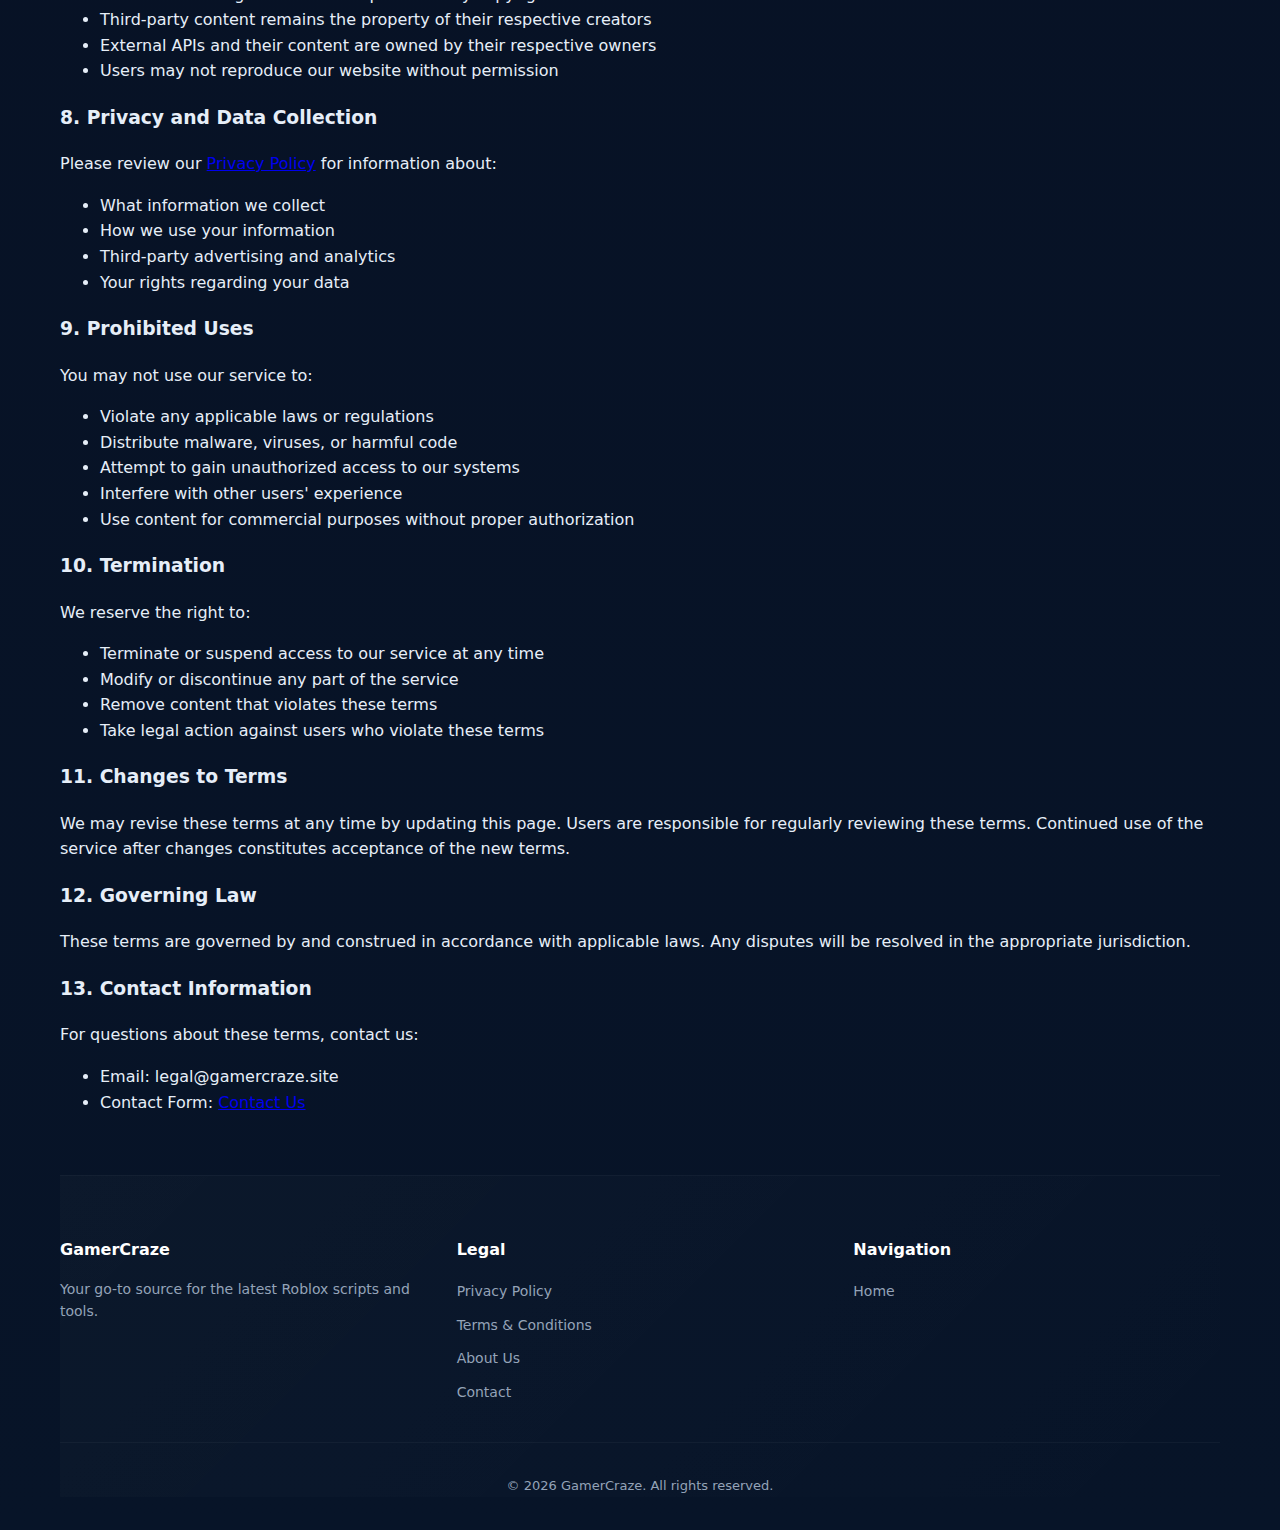
<file: terms.html>
<!DOCTYPE html>
<html lang="en">
<head>
    <meta charset="UTF-8">
    <meta name="viewport" content="width=device-width, initial-scale=1.0">
    <title>Terms & Conditions - GamerCraze</title>
    <meta name="description" content="Terms and Conditions for using GamerCraze. Read our terms of service and usage guidelines.">
    <meta name="robots" content="index, follow">
    <link rel="canonical" href="https://gamercraze.site/terms.html">
    <link rel="stylesheet" href="style.css">
</head>
<body>
    <main class="app">
        <header>
            <div>
                <h1><a href="index.html" style="text-decoration:none;color:inherit;">GamerCraze</a></h1>
                <p>Terms & Conditions - Rules and guidelines for using our service</p>
            </div>
        </header>

        <section class="legal-content">
            <div class="legal-container">
                <h2>Terms & Conditions</h2>
                <p class="last-updated">Last updated: <span id="currentDate"></span></p>

                <div class="legal-section">
                    <h3>1. Acceptance of Terms</h3>
                    <p>By accessing and using GamerCraze, you agree to be bound by these Terms and Conditions and all applicable laws and regulations. If you do not agree with any of these terms, you are prohibited from using this website.</p>
                </div>

                <div class="legal-section">
                    <h3>2. Description of Service</h3>
                    <p>GamerCraze is a web application that automatically fetches and displays gaming content from various APIs. We provide:</p>
                    <ul>
                        <li>Real-time content listings from gaming APIs</li>
                        <li>Search and filtering capabilities</li>
                        <li>Direct links to content source files</li>
                        <li>Auto-refresh functionality</li>
                    </ul>
                </div>

                <div class="legal-section">
                    <h3>3. User Responsibilities</h3>
                    <p>Users of this website agree to:</p>
                    <ul>
                        <li>Use the service for lawful purposes only</li>
                        <li>Not attempt to interfere with or disrupt the service</li>
                        <li>Not use automated tools to scrape or download content excessively</li>
                        <li>Respect the intellectual property rights of script creators</li>
                        <li>Not use the service to distribute malicious content</li>
                    </ul>
                </div>

                <div class="legal-section">
                    <h3>4. Third-Party Content</h3>
                    <p>Important disclaimers regarding content:</p>
                    <ul>
                        <li>All content displayed is sourced from external APIs and third-party creators</li>
                        <li>We do not create, review, or endorse any content displayed on our platform</li>
                        <li>Users download and use content at their own risk</li>
                        <li>We are not responsible for the functionality, safety, or legality of third-party content</li>
                        <li>Content creators retain all rights to their work</li>
                    </ul>
                </div>

                <div class="legal-section">
                    <h3>5. Disclaimer of Warranties</h3>
                    <p>This service is provided "as is" without any warranties:</p>
                    <ul>
                        <li>We make no guarantees about service availability or uptime</li>
                        <li>Content accuracy and completeness are not guaranteed</li>
                        <li>We disclaim all implied warranties of merchantability and fitness for a particular purpose</li>
                        <li>Use of third-party scripts may pose security risks</li>
                    </ul>
                </div>

                <div class="legal-section">
                    <h3>6. Limitation of Liability</h3>
                    <p>To the fullest extent permitted by law:</p>
                    <ul>
                        <li>We are not liable for any indirect, incidental, or consequential damages</li>
                        <li>Our total liability shall not exceed the amount you paid to use our service (which is currently free)</li>
                        <li>We are not responsible for damages caused by third-party content</li>
                        <li>Users assume full responsibility for their use of any content or tools</li>
                    </ul>
                </div>

                <div class="legal-section">
                    <h3>7. Intellectual Property</h3>
                    <p>Regarding intellectual property rights:</p>
                    <ul>
                        <li>Our website design and code are protected by copyright</li>
                        <li>Third-party content remains the property of their respective creators</li>
                        <li>External APIs and their content are owned by their respective owners</li>
                        <li>Users may not reproduce our website without permission</li>
                    </ul>
                </div>

                <div class="legal-section">
                    <h3>8. Privacy and Data Collection</h3>
                    <p>Please review our <a href="privacy.html">Privacy Policy</a> for information about:</p>
                    <ul>
                        <li>What information we collect</li>
                        <li>How we use your information</li>
                        <li>Third-party advertising and analytics</li>
                        <li>Your rights regarding your data</li>
                    </ul>
                </div>

                <div class="legal-section">
                    <h3>9. Prohibited Uses</h3>
                    <p>You may not use our service to:</p>
                    <ul>
                        <li>Violate any applicable laws or regulations</li>
                        <li>Distribute malware, viruses, or harmful code</li>
                        <li>Attempt to gain unauthorized access to our systems</li>
                        <li>Interfere with other users' experience</li>
                        <li>Use content for commercial purposes without proper authorization</li>
                    </ul>
                </div>

                <div class="legal-section">
                    <h3>10. Termination</h3>
                    <p>We reserve the right to:</p>
                    <ul>
                        <li>Terminate or suspend access to our service at any time</li>
                        <li>Modify or discontinue any part of the service</li>
                        <li>Remove content that violates these terms</li>
                        <li>Take legal action against users who violate these terms</li>
                    </ul>
                </div>

                <div class="legal-section">
                    <h3>11. Changes to Terms</h3>
                    <p>We may revise these terms at any time by updating this page. Users are responsible for regularly reviewing these terms. Continued use of the service after changes constitutes acceptance of the new terms.</p>
                </div>

                <div class="legal-section">
                    <h3>12. Governing Law</h3>
                    <p>These terms are governed by and construed in accordance with applicable laws. Any disputes will be resolved in the appropriate jurisdiction.</p>
                </div>

                <div class="legal-section">
                    <h3>13. Contact Information</h3>
                    <p>For questions about these terms, contact us:</p>
                    <ul>
                        <li>Email: legal@gamercraze.site</li>
                        <li>Contact Form: <a href="contact.html">Contact Us</a></li>
                    </ul>
                </div>
            </div>
        </section>

        <footer>
            <div class="footer-content">
                <div class="footer-section">
                    <h4>GamerCraze</h4>
                    <p>Your go-to source for the latest Roblox scripts and tools.</p>
                </div>
                <div class="footer-section">
                    <h4>Legal</h4>
                    <ul>
                        <li><a href="privacy.html">Privacy Policy</a></li>
                        <li><a href="terms.html" class="active">Terms & Conditions</a></li>
                        <li><a href="about.html">About Us</a></li>
                        <li><a href="contact.html">Contact</a></li>
                    </ul>
                </div>
                <div class="footer-section">
                    <h4>Navigation</h4>
                    <ul>
                        <li><a href="index.html">Home</a></li>
                    </ul>
                </div>
            </div>
            <div class="footer-bottom">
                <p>&copy; <span class="current-year"></span> GamerCraze. All rights reserved.</p>
            </div>
        </footer>
    </main>

    <script>
        document.getElementById('currentDate').textContent = new Date().toLocaleDateString();
        document.querySelector('.current-year').textContent = new Date().getFullYear();
    </script>
</body>
</html>
</file>
<file: style.css>
:root {
    --bg: #0f1724;
    --card: #0b1220;
    --muted: #94a3b8;
    --accent: #7c3aed;
    --glass: rgba(255, 255, 255, 0.03);
    --glass-border: rgba(255, 255, 255, 0.04);
    --max-width: 1200px;
    --success: #10b981;
    --warning: #f59e0b;
    --error: #ef4444;
    font-family: Inter, ui-sans-serif, system-ui, -apple-system, "Segoe UI", Roboto, "Helvetica Neue", Arial;
}

* {
    box-sizing: border-box;
}

html {
    scroll-behavior: smooth;
}

body {
    margin: 0;
    background: linear-gradient(180deg, #071023 0%, #071428 100%);
    color: #e6eef8;
    display: flex;
    flex-direction: column;
    align-items: center;
    padding: 0;
    min-height: 100vh;
    -webkit-font-smoothing: antialiased;
    line-height: 1.6;
}

.app {
    width: 100%;
    max-width: var(--max-width);
    padding: 20px;
}

/* AdSense Styles */
.ad-banner {
    width: 100%;
    margin: 20px 0;
    display: flex;
    justify-content: center;
}

.ad-placeholder {
    background: var(--glass);
    border: 1px dashed var(--glass-border);
    padding: 20px;
    text-align: center;
    color: var(--muted);
    font-size: 14px;
    border-radius: 8px;
}

.ad-top .ad-placeholder {
    width: 728px;
    height: 90px;
    max-width: 100%;
}

.ad-mid .ad-placeholder {
    width: 336px;
    height: 280px;
    max-width: 100%;
}

.ad-bottom .ad-placeholder {
    width: 728px;
    height: 90px;
    max-width: 100%;
}

/* Header */
header {
    display: flex;
    gap: 20px;
    align-items: center;
    margin-bottom: 30px;
    padding: 20px 0;
}

header h1 {
    margin: 0;
    font-size: 28px;
    font-weight: 700;
    letter-spacing: -0.5px;
    background: linear-gradient(135deg, #7c3aed, #a855f7);
    -webkit-background-clip: text;
    -webkit-text-fill-color: transparent;
    background-clip: text;
}

header p {
    margin: 5px 0 0 0;
    color: var(--muted);
    font-size: 14px;
}

.header-right {
    margin-left: auto;
    text-align: right;
}

/* Search Section */
.search-section {
    margin-bottom: 20px;
}

.search-container {
    display: flex;
    gap: 10px;
    align-items: center;
    max-width: 400px;
}

.search-input {
    flex: 1;
    background: var(--glass);
    border: 1px solid var(--glass-border);
    padding: 12px 16px;
    border-radius: 12px;
    color: inherit;
    font-size: 14px;
    transition: all 0.3s ease;
}

.search-input:focus {
    outline: none;
    border-color: var(--accent);
    box-shadow: 0 0 0 3px rgba(124, 58, 237, 0.1);
    transform: translateY(-1px);
}

.search-input::placeholder {
    color: var(--muted);
}

/* Controls */
.controls {
    display: flex;
    gap: 12px;
    margin-bottom: 20px;
    align-items: center;
    flex-wrap: wrap;
}

.btn {
    background: var(--glass);
    border: 1px solid var(--glass-border);
    padding: 10px 16px;
    border-radius: 10px;
    cursor: pointer;
    font-size: 14px;
    color: inherit;
    font-family: inherit;
    transition: all 0.3s ease;
    position: relative;
    overflow: hidden;
}

.btn:hover {
    transform: translateY(-2px);
    box-shadow: 0 8px 25px rgba(0, 0, 0, 0.2);
}

.btn:active {
    transform: translateY(0);
}

.btn.primary {
    background: linear-gradient(135deg, var(--accent), #5b21b6);
    border: none;
    box-shadow: 0 8px 25px rgba(124, 58, 237, 0.2);
    font-weight: 600;
}

.btn.primary:hover {
    box-shadow: 0 12px 35px rgba(124, 58, 237, 0.3);
}

.btn.small {
    font-size: 13px;
    padding: 8px 12px;
}

.loading-spinner {
    display: inline-block;
    width: 16px;
    height: 16px;
    border: 2px solid transparent;
    border-top: 2px solid currentColor;
    border-radius: 50%;
    animation: spin 1s linear infinite;
}

@keyframes spin {
    0% { transform: rotate(0deg); }
    100% { transform: rotate(360deg); }
}

.interval-label {
    display: flex;
    align-items: center;
    gap: 8px;
    color: var(--muted);
    font-size: 13px;
    margin-left: 10px;
}

.interval-select {
    margin-left: 8px;
}

#status {
    color: var(--muted);
    font-size: 13px;
    margin-left: 8px;
}

.badge {
    background: linear-gradient(135deg, #06b6d4, #0ea5e9);
    padding: 8px 12px;
    border-radius: 20px;
    font-size: 12px;
    font-weight: 600;
    color: #042f2e;
    display: inline-block;
    cursor: pointer;
    transition: all 0.3s ease;
    animation: pulse 2s infinite;
}

@keyframes pulse {
    0%, 100% { opacity: 1; }
    50% { opacity: 0.8; }
}

.badge:hover {
    transform: scale(1.05);
}

/* Notice */
.notice {
    background: linear-gradient(135deg, rgba(255, 255, 255, 0.05), rgba(255, 255, 255, 0.02));
    border: 1px solid var(--glass-border);
    padding: 16px;
    border-radius: 12px;
    color: var(--muted);
    font-size: 13px;
    margin-bottom: 24px;
    backdrop-filter: blur(10px);
}

.notice code {
    background: rgba(0, 0, 0, 0.3);
    padding: 2px 6px;
    border-radius: 4px;
    font-family: 'Courier New', monospace;
    font-size: 12px;
}

/* Scripts Grid */
.scripts-section {
    margin: 24px 0;
}

.grid {
    display: grid;
    grid-template-columns: repeat(auto-fit, minmax(400px, 1fr));
    gap: 20px;
    margin-bottom: 30px;
}

@media (max-width: 768px) {
    .grid {
        grid-template-columns: 1fr;
        gap: 16px;
    }
}

.card {
    background: linear-gradient(135deg, rgba(255, 255, 255, 0.05), rgba(255, 255, 255, 0.02));
    border: 1px solid var(--glass-border);
    padding: 20px;
    border-radius: 16px;
    display: flex;
    flex-direction: column;
    gap: 16px;
    backdrop-filter: blur(20px);
    transition: all 0.4s ease;
    opacity: 0;
    transform: translateY(20px);
    animation: fadeInUp 0.6s ease forwards;
}

@keyframes fadeInUp {
    to {
        opacity: 1;
        transform: translateY(0);
    }
}

.card:hover {
    transform: translateY(-4px);
    box-shadow: 0 20px 40px rgba(0, 0, 0, 0.3);
    border-color: rgba(255, 255, 255, 0.1);
}

.card-header {
    display: flex;
    flex-direction: column;
    gap: 12px;
}

.card-content {
    flex: 1;
}

.card h3 {
    margin: 0 0 8px 0;
    font-size: 16px;
    font-weight: 600;
    line-height: 1.3;
    color: #ffffff;
}

.card .meta {
    color: var(--muted);
    font-size: 12px;
    display: flex;
    gap: 12px;
    align-items: center;
    margin-bottom: 12px;
}

.thumbnail {
    width: 100%;
    height: 200px;
    object-fit: cover;
    border-radius: 8px;
    background: #071422;
    border: 1px solid var(--glass-border);
    transition: transform 0.3s ease;
}

.thumbnail:hover {
    transform: scale(1.05);
}

.creator {
    display: flex;
    gap: 12px;
    align-items: center;
    padding: 12px 0;
}

.avatar {
    width: 40px;
    height: 40px;
    border-radius: 50%;
    object-fit: cover;
    border: 2px solid var(--glass-border);
    transition: transform 0.3s ease;
}

.avatar:hover {
    transform: scale(1.1);
}

.creator-info {
    flex: 1;
}

.creator-name {
    font-size: 14px;
    font-weight: 500;
    color: #ffffff;
    margin-bottom: 4px;
}

.creator-desc {
    font-size: 13px;
    color: var(--muted);
    line-height: 1.4;
}

.card-actions {
    display: flex;
    gap: 10px;
    align-items: center;
    flex-wrap: wrap;
}

.card-actions .btn {
    font-size: 12px;
    padding: 6px 10px;
}

.language-tag {
    margin-left: auto;
    color: var(--muted);
    font-size: 11px;
    text-transform: uppercase;
    font-weight: 500;
    letter-spacing: 0.5px;
}

.code {
    width: 100%;
    max-height: 200px;
    margin-top: 12px;
    background: #0a0e1a;
    border-radius: 8px;
    padding: 16px;
    font-family: 'Courier New', monospace;
    font-size: 12px;
    color: #e1e7ef;
    overflow: auto;
    border: 1px solid var(--glass-border);
    white-space: pre;
    line-height: 1.5;
    display: none;
    animation: slideDown 0.3s ease;
}

@keyframes slideDown {
    from {
        opacity: 0;
        max-height: 0;
        padding-top: 0;
        padding-bottom: 0;
    }
    to {
        opacity: 1;
        max-height: 200px;
        padding-top: 16px;
        padding-bottom: 16px;
    }
}

.code::-webkit-scrollbar {
    width: 6px;
}

.code::-webkit-scrollbar-track {
    background: rgba(0, 0, 0, 0.2);
    border-radius: 3px;
}

.code::-webkit-scrollbar-thumb {
    background: var(--accent);
    border-radius: 3px;
}

/* No Results */
.no-results {
    text-align: center;
    padding: 60px 20px;
    color: var(--muted);
}

.no-results h3 {
    font-size: 20px;
    margin-bottom: 10px;
    color: #ffffff;
}

/* Pagination */
.pagination {
    display: flex;
    gap: 12px;
    justify-content: center;
    margin: 30px 0;
}

/* Footer */
footer {
    margin-top: 60px;
    padding-top: 40px;
    border-top: 1px solid var(--glass-border);
    background: linear-gradient(135deg, rgba(255, 255, 255, 0.02), transparent);
}

.footer-content {
    display: grid;
    grid-template-columns: repeat(auto-fit, minmax(250px, 1fr));
    gap: 30px;
    margin-bottom: 30px;
}

.footer-section h4 {
    color: #ffffff;
    font-size: 16px;
    font-weight: 600;
    margin-bottom: 15px;
}

.footer-section p {
    color: var(--muted);
    font-size: 14px;
    line-height: 1.6;
}

.footer-section ul {
    list-style: none;
    padding: 0;
    margin: 0;
}

.footer-section ul li {
    margin-bottom: 8px;
}

.footer-section ul li a {
    color: var(--muted);
    text-decoration: none;
    font-size: 14px;
    transition: color 0.3s ease;
}

.footer-section ul li a:hover {
    color: var(--accent);
}

.footer-bottom {
    text-align: center;
    padding-top: 20px;
    border-top: 1px solid var(--glass-border);
    color: var(--muted);
    font-size: 13px;
}

/* Responsive Design */
@media (max-width: 768px) {
    .app {
        padding: 15px;
    }

    header {
        flex-direction: column;
        align-items: flex-start;
        text-align: left;
    }

    .header-right {
        margin-left: 0;
        align-self: flex-end;
    }

    header h1 {
        font-size: 24px;
    }

    .controls {
        flex-direction: column;
        align-items: flex-start;
        gap: 8px;
    }

    .interval-label {
        margin-left: 0;
    }

    .card-header {
        flex-direction: column;
        align-items: flex-start;
    }

    .thumbnail {
        width: 100%;
        height: 120px;
        margin-left: 0;
    }

    .footer-content {
        grid-template-columns: 1fr;
        gap: 20px;
    }

    .ad-top .ad-placeholder,
    .ad-bottom .ad-placeholder {
        width: 320px;
        height: 50px;
    }
}

@media (max-width: 480px) {
    .card-actions {
        justify-content: center;
    }

    .search-container {
        max-width: 100%;
    }

    .pagination {
        flex-direction: column;
        align-items: center;
    }
}

/* Loading States */
.loading .btn-text {
    opacity: 0;
}

.loading .loading-spinner {
    display: inline-block;
}
</file>
